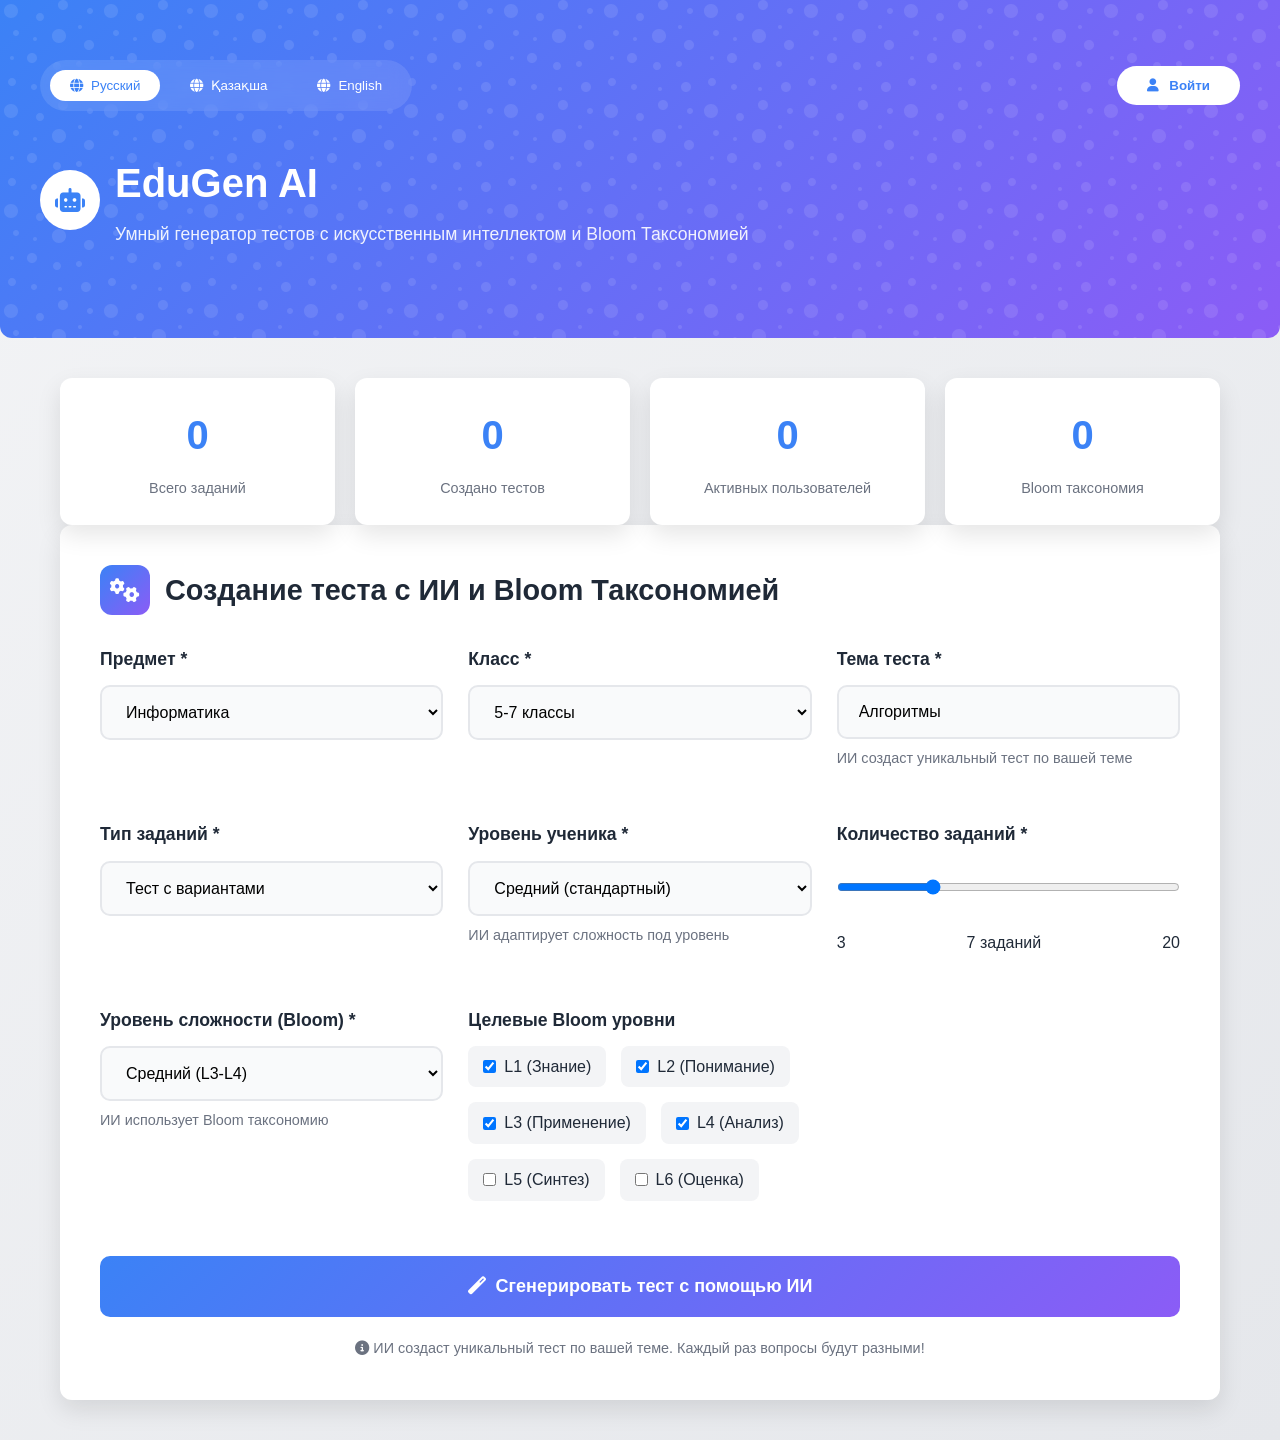
<file: index.html>
<!DOCTYPE html>
<html lang="ru">
<head>
    <meta charset="UTF-8">
    <meta name="viewport" content="width=device-width, initial-scale=1.0">
    <title>EduGen AI | Умный генератор тестов с ИИ</title>
    <link rel="stylesheet" href="https://cdnjs.cloudflare.com/ajax/libs/font-awesome/6.4.0/css/all.min.css">
    <style>
        /* === ОСНОВНЫЕ СТИЛИ === */
        :root {
            --primary: #3b82f6;
            --primary-dark: #2563eb;
            --secondary: #8b5cf6;
            --success: #10b981;
            --danger: #ef4444;
            --warning: #f59e0b;
            --dark: #1f2937;
            --light: #f9fafb;
            --gray: #6b7280;
            --radius: 12px;
            --shadow: 0 10px 25px rgba(0,0,0,0.1);
            --transition: all 0.3s ease;
        }

        * {
            margin: 0;
            padding: 0;
            box-sizing: border-box;
        }

        body {
            font-family: 'Inter', -apple-system, BlinkMacSystemFont, sans-serif;
            background: linear-gradient(135deg, #f3f4f6 0%, #e5e7eb 100%);
            min-height: 100vh;
            color: var(--dark);
            line-height: 1.6;
        }

        /* === HEADER === */
        .header {
            background: linear-gradient(135deg, var(--primary), var(--secondary));
            color: white;
            padding: 60px 40px;
            border-radius: 0 0 var(--radius) var(--radius);
            position: relative;
            overflow: hidden;
        }

        .header::before {
            content: '';
            position: absolute;
            top: 0;
            left: 0;
            right: 0;
            bottom: 0;
            background: url("data:image/svg+xml,%3Csvg width='100' height='100' viewBox='0 0 100 100' xmlns='http://www.w3.org/2000/svg'%3E%3Cpath d='M11 18c3.866 0 7-3.134 7-7s-3.134-7-7-7-7 3.134-7 7 3.134 7 7 7zm48 25c3.866 0 7-3.134 7-7s-3.134-7-7-7-7 3.134-7 7 3.134 7 7 7zm-43-7c1.657 0 3-1.343 3-3s-1.343-3-3-3-3 1.343-3 3 1.343 3 3 3zm63 31c1.657 0 3-1.343 3-3s-1.343-3-3-3-3 1.343-3 3 1.343 3 3 3zM34 90c1.657 0 3-1.343 3-3s-1.343-3-3-3-3 1.343-3 3 1.343 3 3 3zm56-76c1.657 0 3-1.343 3-3s-1.343-3-3-3-3 1.343-3 3 1.343 3 3 3zM12 86c2.21 0 4-1.79 4-4s-1.79-4-4-4-4 1.79-4 4 1.79 4 4 4zm28-65c2.21 0 4-1.79 4-4s-1.79-4-4-4-4 1.79-4 4 1.79 4 4 4zm23-11c2.76 0 5-2.24 5-5s-2.24-5-5-5-5 2.24-5 5 2.24 5 5 5zm-6 60c2.21 0 4-1.79 4-4s-1.79-4-4-4-4 1.79-4 4 1.79 4 4 4zm29 22c2.76 0 5-2.24 5-5s-2.24-5-5-5-5 2.24-5 5 2.24 5 5 5zM32 63c2.76 0 5-2.24 5-5s-2.24-5-5-5-5 2.24-5 5 2.24 5 5 5zm57-13c2.76 0 5-2.24 5-5s-2.24-5-5-5-5 2.24-5 5 2.24 5 5 5zm-9-21c1.105 0 2-.895 2-2s-.895-2-2-2-2 .895-2 2 .895 2 2 2zM60 91c1.105 0 2-.895 2-2s-.895-2-2-2-2 .895-2 2 .895 2 2 2zM35 41c1.105 0 2-.895 2-2s-.895-2-2-2-2 .895-2 2 .895 2 2 2zM12 60c1.105 0 2-.895 2-2s-.895-2-2-2-2 .895-2 2 .895 2 2 2z' fill='%23ffffff' fill-opacity='0.1' fill-rule='evenodd'/%3E%3C/svg%3E");
        }

        .header-content {
            position: relative;
            z-index: 1;
            max-width: 1200px;
            margin: 0 auto;
        }

        .logo {
            display: flex;
            align-items: center;
            gap: 15px;
            margin-bottom: 30px;
        }

        .logo-icon {
            width: 60px;
            height: 60px;
            background: white;
            border-radius: 50%;
            display: flex;
            align-items: center;
            justify-content: center;
            font-size: 24px;
            color: var(--primary);
        }

        .logo-text h1 {
            font-size: 2.5rem;
            font-weight: 800;
            margin-bottom: 5px;
        }

        .logo-text p {
            opacity: 0.9;
            font-size: 1.1rem;
        }

        /* === TOP BAR === */
        .top-bar {
            display: flex;
            justify-content: space-between;
            align-items: center;
            margin-bottom: 40px;
            flex-wrap: wrap;
            gap: 20px;
        }

        .lang-switcher {
            display: flex;
            gap: 10px;
            background: rgba(255,255,255,0.1);
            padding: 10px;
            border-radius: 30px;
            backdrop-filter: blur(10px);
        }

        .lang-btn {
            background: transparent;
            border: none;
            color: white;
            padding: 8px 20px;
            border-radius: 20px;
            cursor: pointer;
            font-weight: 500;
            transition: var(--transition);
            display: flex;
            align-items: center;
            gap: 8px;
        }

        .lang-btn:hover {
            background: rgba(255,255,255,0.2);
        }

        .lang-btn.active {
            background: white;
            color: var(--primary);
        }

        .user-section {
            display: flex;
            align-items: center;
            gap: 15px;
        }

        .auth-btn {
            background: white;
            color: var(--primary);
            border: none;
            padding: 12px 30px;
            border-radius: 30px;
            font-weight: 600;
            cursor: pointer;
            transition: var(--transition);
            display: flex;
            align-items: center;
            gap: 10px;
        }

        .auth-btn:hover {
            transform: translateY(-2px);
            box-shadow: 0 10px 20px rgba(0,0,0,0.2);
        }

        .user-info {
            display: flex;
            align-items: center;
            gap: 15px;
            background: rgba(255,255,255,0.1);
            padding: 12px 25px;
            border-radius: 30px;
            backdrop-filter: blur(10px);
        }

        .user-avatar {
            width: 40px;
            height: 40px;
            background: white;
            border-radius: 50%;
            display: flex;
            align-items: center;
            justify-content: center;
            font-weight: 600;
            color: var(--primary);
        }

        /* === CONTAINER === */
        .container {
            max-width: 1200px;
            margin: 40px auto;
            padding: 0 20px;
        }

        /* === CARD === */
        .card {
            background: white;
            border-radius: var(--radius);
            padding: 40px;
            box-shadow: var(--shadow);
            margin-bottom: 30px;
            transition: var(--transition);
        }

        .card:hover {
            box-shadow: 0 20px 40px rgba(0,0,0,0.15);
        }

        .card-header {
            display: flex;
            align-items: center;
            gap: 15px;
            margin-bottom: 30px;
        }

        .card-icon {
            width: 50px;
            height: 50px;
            background: linear-gradient(135deg, var(--primary), var(--secondary));
            border-radius: 12px;
            display: flex;
            align-items: center;
            justify-content: center;
            color: white;
            font-size: 1.5rem;
        }

        .card-title {
            font-size: 1.8rem;
            font-weight: 700;
            color: var(--dark);
        }

        /* === FORM === */
        .form-grid {
            display: grid;
            grid-template-columns: repeat(auto-fit, minmax(300px, 1fr));
            gap: 25px;
            margin-top: 20px;
        }

        .form-group {
            margin-bottom: 25px;
        }

        .form-label {
            display: block;
            margin-bottom: 12px;
            font-weight: 600;
            color: var(--dark);
            font-size: 1.1rem;
        }

        .form-control {
            width: 100%;
            padding: 16px 20px;
            border: 2px solid #e5e7eb;
            border-radius: 10px;
            font-size: 16px;
            transition: var(--transition);
            background: var(--light);
        }

        .form-control:focus {
            outline: none;
            border-color: var(--primary);
            box-shadow: 0 0 0 4px rgba(59, 130, 246, 0.1);
            background: white;
        }

        .form-hint {
            display: block;
            margin-top: 8px;
            color: var(--gray);
            font-size: 0.9rem;
        }

        /* === BUTTONS === */
        .btn {
            padding: 16px 32px;
            border: none;
            border-radius: 10px;
            font-size: 16px;
            font-weight: 600;
            cursor: pointer;
            transition: var(--transition);
            display: inline-flex;
            align-items: center;
            justify-content: center;
            gap: 10px;
        }

        .btn-primary {
            background: linear-gradient(135deg, var(--primary), var(--secondary));
            color: white;
        }

        .btn-primary:hover {
            transform: translateY(-2px);
            box-shadow: 0 15px 30px rgba(59, 130, 246, 0.3);
        }

        .btn-lg {
            padding: 20px 40px;
            font-size: 18px;
        }

        .btn-block {
            width: 100%;
        }

        .btn:disabled {
            opacity: 0.7;
            cursor: not-allowed;
            transform: none !important;
        }

        .btn-secondary {
            background: var(--light);
            color: var(--dark);
            border: 2px solid #e5e7eb;
        }

        .btn-secondary:hover {
            border-color: var(--primary);
        }

        /* === TASKS === */
        .task-card {
            background: linear-gradient(135deg, #ffffff 0%, #f8fafc 100%);
            border-radius: 12px;
            padding: 25px;
            margin-bottom: 20px;
            border-left: 6px solid var(--primary);
            box-shadow: 0 5px 15px rgba(0,0,0,0.05);
            transition: var(--transition);
        }

        .task-card:hover {
            transform: translateX(5px);
            box-shadow: 0 10px 25px rgba(0,0,0,0.1);
        }

        .task-header {
            display: flex;
            justify-content: space-between;
            align-items: center;
            margin-bottom: 20px;
        }

        .task-number {
            font-size: 1.3rem;
            font-weight: 700;
            color: var(--primary);
        }

        .task-level {
            padding: 8px 20px;
            border-radius: 20px;
            font-size: 0.9rem;
            font-weight: 600;
        }

        .level-beginner { 
            background: #dbeafe; 
            color: #1e40af; 
        }
        
        .level-intermediate { 
            background: #fef3c7; 
            color: #92400e; 
        }
        
        .level-advanced { 
            background: #fee2e2; 
            color: #991b1b; 
        }

        .task-content {
            margin-bottom: 20px;
        }

        .task-question {
            font-size: 1.1rem;
            margin-bottom: 15px;
            line-height: 1.5;
        }

        .task-options {
            margin: 15px 0;
            padding-left: 20px;
        }

        .task-options li {
            margin-bottom: 10px;
            padding: 10px 15px;
            background: #f3f4f6;
            border-radius: 8px;
            border-left: 4px solid #9ca3af;
        }

        .task-options li.correct {
            background: #d1fae5;
            border-left-color: #10b981;
        }

        .task-descriptor {
            background: #eff6ff;
            padding: 15px;
            border-radius: 8px;
            margin: 15px 0;
            border-left: 4px solid var(--primary);
        }

        .task-criteria {
            background: #fef3c7;
            padding: 15px;
            border-radius: 8px;
            border-left: 4px solid var(--warning);
        }

        /* === EXPORT === */
        .export-grid {
            display: grid;
            grid-template-columns: repeat(auto-fit, minmax(200px, 1fr));
            gap: 20px;
            margin-top: 40px;
        }

        .export-card {
            background: white;
            border-radius: var(--radius);
            padding: 25px;
            text-align: center;
            cursor: pointer;
            transition: var(--transition);
            border: 2px solid transparent;
        }

        .export-card:hover {
            border-color: var(--primary);
            transform: translateY(-5px);
        }

        .export-icon {
            font-size: 2.5rem;
            margin-bottom: 15px;
        }

        .export-card:nth-child(1) .export-icon { 
            color: #ef4444; 
        }
        
        .export-card:nth-child(2) .export-icon { 
            color: #3b82f6; 
        }
        
        .export-card:nth-child(3) .export-icon { 
            color: #10b981; 
        }
        
        .export-card:nth-child(4) .export-icon { 
            color: #f59e0b; 
        }

        /* === PROGRESS === */
        .progress-bar {
            width: 100%;
            height: 6px;
            background: #e5e7eb;
            border-radius: 3px;
            margin: 20px 0;
            overflow: hidden;
            display: none;
        }

        .progress-fill {
            height: 100%;
            background: linear-gradient(90deg, var(--primary), var(--secondary));
            width: 0%;
            transition: width 0.3s ease;
        }

        /* === STATS === */
        .stats-grid {
            display: grid;
            grid-template-columns: repeat(auto-fit, minmax(200px, 1fr));
            gap: 20px;
            margin-top: 30px;
        }

        .stat-card {
            background: white;
            border-radius: var(--radius);
            padding: 25px;
            text-align: center;
            box-shadow: var(--shadow);
        }

        .stat-number {
            font-size: 2.5rem;
            font-weight: 700;
            color: var(--primary);
            margin-bottom: 10px;
        }

        .stat-label {
            color: var(--gray);
            font-size: 0.9rem;
        }

        /* Bloom цветные индикаторы */
        .bloom-badge {
            display: inline-block;
            padding: 4px 12px;
            border-radius: 20px;
            font-size: 12px;
            font-weight: 600;
            margin-left: 10px;
        }

        .bloom-L1 { background: #3b82f6; color: white; }
        .bloom-L2 { background: #10b981; color: white; }
        .bloom-L3 { background: #f59e0b; color: white; }
        .bloom-L4 { background: #8b5cf6; color: white; }
        .bloom-L5 { background: #ef4444; color: white; }
        .bloom-L6 { background: #ec4899; color: white; }

        /* === АНИМАЦИИ === */
        @keyframes fadeIn {
            from { opacity: 0; }
            to { opacity: 1; }
        }

        @keyframes slideUp {
            from { opacity: 0; transform: translateY(20px); }
            to { opacity: 1; transform: translateY(0); }
        }

        @keyframes spin {
            to { transform: rotate(360deg); }
        }

        .loader {
            display: inline-block;
            width: 20px;
            height: 20px;
            border: 3px solid rgba(255,255,255,.3);
            border-radius: 50%;
            border-top-color: white;
            animation: spin 1s ease-in-out infinite;
        }

        /* === АДАПТИВНОСТЬ === */
        @media (max-width: 768px) {
            .header { 
                padding: 40px 20px; 
            }
            
            .logo-text h1 { 
                font-size: 2rem; 
            }
            
            .card { 
                padding: 25px; 
            }
            
            .form-grid { 
                grid-template-columns: 1fr; 
            }
            
            .top-bar { 
                flex-direction: column; 
                align-items: flex-start; 
            }
            
            .export-grid { 
                grid-template-columns: 1fr; 
            }
        }

        /* === УТИЛИТЫ === */
        .hidden { 
            display: none !important; 
        }
        
        .text-center { 
            text-align: center; 
        }
        
        .mb-20 { 
            margin-bottom: 20px; 
        }
        
        .mt-20 { 
            margin-top: 20px; 
        }
        
        .mb-30 { 
            margin-bottom: 30px; 
        }
        
        .mt-30 { 
            margin-top: 30px; 
        }

        /* Bloom чекбоксы */
        .bloom-checkbox-group {
            display: flex;
            flex-wrap: wrap;
            gap: 15px;
            margin-top: 10px;
        }
        
        .bloom-checkbox-item {
            display: flex;
            align-items: center;
            gap: 8px;
            padding: 8px 15px;
            background: #f3f4f6;
            border-radius: 8px;
            cursor: pointer;
        }
        
        .bloom-checkbox-item input[type="checkbox"] {
            cursor: pointer;
        }
        
        .bloom-checkbox-item:hover {
            background: #e5e7eb;
        }
    </style>
</head>
<body>
    <!-- HEADER -->
    <div class="header">
        <div class="header-content">
            <!-- TOP BAR -->
            <div class="top-bar">
                <div class="lang-switcher">
                    <button class="lang-btn active" onclick="setLanguage('ru')">
                        <i class="fas fa-globe"></i> Русский
                    </button>
                    <button class="lang-btn" onclick="setLanguage('kk')">
                        <i class="fas fa-globe"></i> Қазақша
                    </button>
                    <button class="lang-btn" onclick="setLanguage('en')">
                        <i class="fas fa-globe"></i> English
                    </button>
                </div>

                <div class="user-section">
                    <div class="user-info hidden" id="userInfo">
                        <div class="user-avatar" id="userAvatar">У</div>
                        <div>
                            <div id="userName">Пользователь</div>
                            <small id="userEmail">user@example.com</small>
                        </div>
                        <button onclick="logout()" style="background: none; border: none; cursor: pointer; color: white;">
                            <i class="fas fa-sign-out-alt"></i>
                        </button>
                    </div>
                    <button class="auth-btn" onclick="showAuth()" id="authButton">
                        <i class="fas fa-user"></i> Войти
                    </button>
                    <button class="auth-btn bank-btn" onclick="showTaskBank()" style="margin-left: 10px; display: none;">
                        <i class="fas fa-database"></i> Банк заданий
                    </button>
                </div>
            </div>

            <!-- LOGO -->
            <div class="logo">
                <div class="logo-icon">
                    <i class="fas fa-robot"></i>
                </div>
                <div class="logo-text">
                    <h1>EduGen AI</h1>
                    <p>Умный генератор тестов с искусственным интеллектом и Bloom Таксономией</p>
                </div>
            </div>
        </div>
    </div>

    <!-- MAIN CONTENT -->
    <div class="container">
        <!-- STATISTICS -->
        <div class="stats-grid">
            <div class="stat-card">
                <div class="stat-number" id="totalTasks">0</div>
                <div class="stat-label">Всего заданий</div>
            </div>
            <div class="stat-card">
                <div class="stat-number" id="totalTests">0</div>
                <div class="stat-label">Создано тестов</div>
            </div>
            <div class="stat-card">
                <div class="stat-number" id="activeUsers">1</div>
                <div class="stat-label">Активных пользователей</div>
            </div>
            <div class="stat-card">
                <div class="stat-number" id="bloomTasks">100%</div>
                <div class="stat-label">Bloom таксономия</div>
            </div>
        </div>

        <!-- GENERATION CARD -->
        <div class="card">
            <div class="card-header">
                <div class="card-icon">
                    <i class="fas fa-cogs"></i>
                </div>
                <h2 class="card-title">Создание теста с ИИ и Bloom Таксономией</h2>
            </div>

            <!-- PROGRESS BAR -->
            <div class="progress-bar" id="progressBar">
                <div class="progress-fill" id="progressFill"></div>
            </div>

            <!-- FORM -->
            <div class="form-grid">
                <div class="form-group">
                    <label class="form-label">Предмет *</label>
                    <select class="form-control" id="subject">
                        <option value="mathematics">Математика</option>
                        <option value="physics">Физика</option>
                        <option value="informatics" selected>Информатика</option>
                        <option value="biology">Биология</option>
                        <option value="chemistry">Химия</option>
                        <option value="history">История</option>
                        <option value="kazakh">Казахский язык</option>
                        <option value="russian">Русский язык</option>
                        <option value="english">Английский язык</option>
                        <option value="geography">География</option>
                        <option value="literature">Литература</option>
                        <option value="art">Искусство</option>
                        <option value="music">Музыка</option>
                        <option value="economics">Экономика</option>
                        <option value="law">Право</option>
                    </select>
                </div>

                <div class="form-group">
                    <label class="form-label">Класс *</label>
                    <select class="form-control" id="grade">
                        <option value="1-4">1-4 классы</option>
                        <option value="5-7" selected>5-7 классы</option>
                        <option value="8-9">8-9 классы</option>
                        <option value="10-11">10-11 классы</option>
                        <option value="university">ВУЗ</option>
                    </select>
                </div>

                <div class="form-group">
                    <label class="form-label">Тема теста *</label>
                    <input type="text" class="form-control" id="topic" 
                           placeholder="Например: Алгоритмы, Фотосинтез, Вторая мировая война..." 
                           value="Алгоритмы">
                    <span class="form-hint">ИИ создаст уникальный тест по вашей теме</span>
                </div>

                <div class="form-group">
                    <label class="form-label">Тип заданий *</label>
                    <select class="form-control" id="taskType">
                        <option value="test" selected>Тест с вариантами</option>
                        <option value="open">Открытые вопросы</option>
                        <option value="mixed">Смешанный тест</option>
                    </select>
                </div>

                <div class="form-group">
                    <label class="form-label">Уровень ученика *</label>
                    <select class="form-control" id="studentLevel">
                        <option value="all">Все уровни (стандартный)</option>
                        <option value="weak">Слабый (упрощенный)</option>
                        <option value="average" selected>Средний (стандартный)</option>
                        <option value="strong">Сильный (углубленный)</option>
                        <option value="gifted">Одаренный (продвинутый)</option>
                    </select>
                    <span class="form-hint">ИИ адаптирует сложность под уровень</span>
                </div>

                <div class="form-group">
                    <label class="form-label">Количество заданий *</label>
                    <input type="range" class="form-control" id="taskCount" min="3" max="20" value="7">
                    <div style="display: flex; justify-content: space-between; margin-top: 10px;">
                        <span>3</span>
                        <span id="countDisplay">7 заданий</span>
                        <span>20</span>
                    </div>
                </div>

                <div class="form-group">
                    <label class="form-label">Уровень сложности (Bloom) *</label>
                    <select class="form-control" id="difficulty">
                        <option value="beginner">Начальный (L1-L2)</option>
                        <option value="intermediate" selected>Средний (L3-L4)</option>
                        <option value="advanced">Продвинутый (L5-L6)</option>
                    </select>
                    <span class="form-hint">ИИ использует Bloom таксономию</span>
                </div>
                
                <div class="form-group">
                    <label class="form-label">Целевые Bloom уровни</label>
                    <div class="bloom-checkbox-group">
                        <label class="bloom-checkbox-item">
                            <input type="checkbox" class="bloom-checkbox" value="L1" checked> L1 (Знание)
                        </label>
                        <label class="bloom-checkbox-item">
                            <input type="checkbox" class="bloom-checkbox" value="L2" checked> L2 (Понимание)
                        </label>
                        <label class="bloom-checkbox-item">
                            <input type="checkbox" class="bloom-checkbox" value="L3" checked> L3 (Применение)
                        </label>
                        <label class="bloom-checkbox-item">
                            <input type="checkbox" class="bloom-checkbox" value="L4" checked> L4 (Анализ)
                        </label>
                        <label class="bloom-checkbox-item">
                            <input type="checkbox" class="bloom-checkbox" value="L5"> L5 (Синтез)
                        </label>
                        <label class="bloom-checkbox-item">
                            <input type="checkbox" class="bloom-checkbox" value="L6"> L6 (Оценка)
                        </label>
                    </div>
                </div>
            </div>

            <!-- GENERATE BUTTON -->
            <button class="btn btn-primary btn-lg btn-block mt-30" id="generateBtn" onclick="generateTasks()">
                <i class="fas fa-magic"></i>
                <span id="generateText">Сгенерировать тест с помощью ИИ</span>
            </button>

            <div class="text-center mt-20" style="color: var(--gray); font-size: 0.9rem;">
                <i class="fas fa-info-circle"></i> ИИ создаст уникальный тест по вашей теме. 
                Каждый раз вопросы будут разными!
            </div>
        </div>

        <!-- RESULTS CARD -->
        <div class="card hidden" id="resultsCard">
            <div class="card-header">
                <div class="card-icon">
                    <i class="fas fa-chart-bar"></i>
                </div>
                <h2 class="card-title">Сгенерированный тест</h2>
            </div>

            <!-- TASK INFO -->
            <div class="mb-30" style="background: #f3f4f6; padding: 20px; border-radius: 10px;">
                <div style="display: flex; gap: 30px; flex-wrap: wrap;">
                    <div><strong>Тема:</strong> <span id="currentTopic"></span></div>
                    <div><strong>Предмет:</strong> <span id="currentSubject"></span></div>
                    <div><strong>Класс:</strong> <span id="currentGrade"></span></div>
                    <div><strong>Заданий:</strong> <span id="tasksCount">0</span></div>
                    <div><strong>Bloom уровни:</strong> <span id="bloomInfo">L1-L4</span></div>
                    <div><strong>Генерация:</strong> <span id="aiStatus">ИИ</span></div>
                </div>
            </div>

            <!-- Bloom Distribution -->
            <div id="bloomDistribution" class="hidden">
                <h3><i class="fas fa-chart-pie"></i> Распределение по Bloom Таксономии</h3>
                <div id="bloomChart" style="height: 200px; margin: 20px 0; background: #f8fafc; border-radius: 10px; padding: 20px;">
                    <!-- Chart will be generated here -->
                </div>
            </div>

            <!-- TASKS CONTAINER -->
            <div id="tasksContainer"></div>

            <!-- EXPORT -->
            <h3 class="mb-20 mt-30">Экспорт теста</h3>
            <div class="export-grid">
                <div class="export-card" onclick="exportToPDF()">
                    <div class="export-icon"><i class="fas fa-file-pdf"></i></div>
                    <h4>PDF документ</h4>
                    <p>Скачать тест с ответами</p>
                </div>

                <div class="export-card" onclick="exportToWord()">
                    <div class="export-icon"><i class="fas fa-file-word"></i></div>
                    <h4>Word документ</h4>
                    <p>Редактируемый формат</p>
                </div>

                <div class="export-card" onclick="exportToHTML()">
                    <div class="export-icon"><i class="fas fa-code"></i></div>
                    <h4>HTML страница</h4>
                    <p>Онлайн версия теста</p>
                </div>

                <div class="export-card" onclick="saveToBank()">
                    <div class="export-icon"><i class="fas fa-save"></i></div>
                    <h4>Сохранить в банк</h4>
                    <p>Для повторного использования</p>
                </div>
            </div>
        </div>
    </div>

    <!-- SCRIPT -->
    <script>
        // ========== ГЛОБАЛЬНЫЕ ПЕРЕМЕННЫЕ ==========
        let currentUser = null;
        let currentLanguage = 'ru';
        let currentTasks = [];
        let taskBank = [];
        let bloomDistribution = {};

        // ========== ИНИЦИАЛИЗАЦИЯ ==========
        document.addEventListener('DOMContentLoaded', function() {
            console.log('🚀 EduGen AI запущен');
            initializeApp();
        });

        function initializeApp() {
            // Проверка аутентификации
            const savedUser = localStorage.getItem('edugen_user');
            if (savedUser) {
                currentUser = JSON.parse(savedUser);
                updateUserUI();
                document.querySelector('.bank-btn').style.display = 'block';
            }

            // Настройка слайдера
            const slider = document.getElementById('taskCount');
            const display = document.getElementById('countDisplay');
            slider.addEventListener('input', function() {
                const count = parseInt(this.value);
                display.textContent = count + ' ' + getTaskWord(count);
            });

            // Загрузка статистики
            loadStatistics();
        }

        function getTaskWord(count) {
            if (count % 10 === 1 && count % 100 !== 11) return 'задание';
            if (count % 10 >= 2 && count % 10 <= 4 && (count % 100 < 10 || count % 100 >= 20)) return 'задания';
            return 'заданий';
        }

        // ========== ГЕНЕРАЦИЯ ТЕСТОВ С ИИ ==========
        async function generateTasks() {
            const topic = document.getElementById('topic').value.trim();
            const subject = document.getElementById('subject').value;
            const grade = document.getElementById('grade').value;
            const taskType = document.getElementById('taskType').value;
            const difficulty = document.getElementById('difficulty').value;
            const studentLevel = document.getElementById('studentLevel').value;
            const taskCount = parseInt(document.getElementById('taskCount').value);
            
            if (!topic) {
                alert('Введите тему теста!');
                return;
            }
            
            // Показываем прогресс
            const progressBar = document.getElementById('progressBar');
            const progressFill = document.getElementById('progressFill');
            const generateBtn = document.getElementById('generateBtn');
            const generateText = document.getElementById('generateText');
            
            progressBar.style.display = 'block';
            generateBtn.disabled = true;
            generateText.innerHTML = '<i class="fas fa-spinner fa-spin"></i> ИИ генерирует тест...';
            
            // Обновляем UI
            document.getElementById('currentTopic').textContent = topic;
            document.getElementById('currentSubject').textContent = 
                document.getElementById('subject').options[document.getElementById('subject').selectedIndex].text;
            document.getElementById('currentGrade').textContent = grade;
            document.getElementById('studentLevelInfo').textContent = 
                document.getElementById('studentLevel').options[document.getElementById('studentLevel').selectedIndex].text;
            
            try {
                updateProgress(20);
                
                // Отправляем запрос к ИИ
                console.log(`🔄 Запуск ИИ генерации: ${topic}, предмет: ${subject}`);
                const aiSuccess = await generateWithAI();
                
                if (aiSuccess) {
                    updateProgress(80);
                    
                    // Применяем дифференциацию если выбрана
                    if (studentLevel !== 'all') {
                        currentTasks = applyDifferentiation(currentTasks, studentLevel);
                    }
                    
                    // Сохраняем в банк
                    await saveToBank(topic, subject);
                    
                    // Отображаем задачи
                    displayTasks(currentTasks);
                    
                    // Показываем статистику Bloom
                    showBloomDistributionChart();
                    
                    // Показываем карточку результатов
                    document.getElementById('resultsCard').classList.remove('hidden');
                    document.getElementById('aiStatus').textContent = 'ИИ (OpenAI)';
                    
                    updateProgress(100);
                    
                    alert('✅ ИИ успешно сгенерировал тест!');
                    
                } else {
                    // ИИ не сработал, используем локальную генерацию
                    console.log('⚠️ ИИ недоступен, использую локальную генерацию');
                    currentTasks = generateLocalTasksWithBloom(topic, subject, grade, taskType, difficulty, taskCount);
                    
                    // Применяем дифференциацию
                    if (studentLevel !== 'all') {
                        currentTasks = applyDifferentiation(currentTasks, studentLevel);
                    }
                    
                    // Отображаем задачи
                    displayTasks(currentTasks);
                    
                    // Показываем статистику Bloom
                    showBloomDistributionChart();
                    
                    // Показываем карточку результатов
                    document.getElementById('resultsCard').classList.remove('hidden');
                    document.getElementById('aiStatus').textContent = 'Локальная генерация';
                    
                    // Сохраняем локально
                    saveToLocalBank(topic, subject);
                    
                    updateProgress(100);
                    
                    alert('✅ Тест сгенерирован локально (ИИ недоступен)');
                }
                
            } catch (error) {
                console.error('Ошибка генерации:', error);
                alert('❌ Ошибка при генерации теста: ' + error.message);
            } finally {
                // Восстанавливаем кнопку
                setTimeout(() => {
                    progressBar.style.display = 'none';
                    progressFill.style.width = '0%';
                    generateBtn.disabled = false;
                    generateText.innerHTML = '<i class="fas fa-magic"></i> Сгенерировать тест с помощью ИИ';
                }, 1000);
                
                // Обновляем статистику
                updateStatistics();
            }
        }

        // ========== ИИ ГЕНЕРАЦИЯ (OpenAI) ==========
        async function generateWithAI() {
            const topic = document.getElementById('topic').value.trim();
            const subject = document.getElementById('subject').value;
            const grade = document.getElementById('grade').value;
            const taskType = document.getElementById('taskType').value;
            const difficulty = document.getElementById('difficulty').value;
            const studentLevel = document.getElementById('studentLevel').value;
            const taskCount = parseInt(document.getElementById('taskCount').value);
            
            try {
                const response = await fetch('http://localhost:8000/api/generate_ai', {
                    method: 'POST',
                    headers: {
                        'Content-Type': 'application/json'
                    },
                    body: JSON.stringify({
                        topic: topic,
                        subject: subject,
                        grade: grade,
                        type: taskType,
                        difficulty: difficulty,
                        student_level: studentLevel,
                        count: taskCount
                    })
                });
                
                if (!response.ok) {
                    throw new Error(`Ошибка сервера: ${response.status}`);
                }
                
                const data = await response.json();
                
                if (data.success) {
                    currentTasks = data.tasks;
                    bloomDistribution = data.bloom_distribution || {};
                    
                    // Показываем информацию об ИИ
                    console.log(data.ai_used ? '✅ Сгенерировано с помощью ИИ' : '⚠️ Использована локальная генерация');
                    
                    return true;
                } else {
                    console.error('Ошибка генерации:', data.message || 'Неизвестная ошибка');
                    return false;
                }
                
            } catch (error) {
                console.error('ИИ генерация не удалась:', error);
                return false;
            }
        }

        // ========== ЛОКАЛЬНАЯ ГЕНЕРАЦИЯ (fallback) ==========
        function generateLocalTasksWithBloom(topic, subject, grade, taskType, difficulty, taskCount) {
            const tasks = [];
            
            // Определяем Bloom уровни
            let bloomLevels = [];
            if (difficulty === 'beginner') {
                bloomLevels = ['L1', 'L2'];
            } else if (difficulty === 'advanced') {
                bloomLevels = ['L4', 'L5', 'L6'];
            } else {
                bloomLevels = ['L2', 'L3', 'L4'];
            }
            
            // Проверяем выбранные Bloom уровни
            const selectedBloomLevels = getSelectedBloomLevels();
            if (selectedBloomLevels.length > 0) {
                bloomLevels = selectedBloomLevels;
            }
            
            // Генерируем задачи
            for (let i = 0; i < taskCount; i++) {
                // Случайный уровень Bloom
                const bloomLevel = bloomLevels[Math.floor(Math.random() * bloomLevels.length)];
                
                // Случайная позиция правильного ответа (A, B, C, D)
                const correctLetter = String.fromCharCode(65 + Math.floor(Math.random() * 4)); // A, B, C, D
                const correctIndex = correctLetter.charCodeAt(0) - 65;
                
                // Генерируем вопрос
                const question = generateQuestion(topic, bloomLevel, i);
                
                // Генерируем варианты ответов
                const options = generateOptions(topic, bloomLevel, correctIndex);
                
                // Создаем дескриптор и критерии
                const descriptor = generateDescriptor(bloomLevel, topic, subject);
                const criteria = generateCriteria(bloomLevel);
                const bloomName = getBloomLevelName(bloomLevel);
                
                // Создаем задачу
                const task = {
                    id: i + 1,
                    question: question,
                    type: taskType,
                    options: options,
                    correctAnswer: correctLetter,
                    correctAnswerText: options[correctIndex],
                    explanation: generateExplanation(topic, bloomLevel),
                    descriptor: descriptor,
                    criteria: criteria,
                    level: bloomName,
                    bloom_level: bloomLevel,
                    subject: subject,
                    topic: topic
                };
                
                tasks.push(task);
            }
            
            return tasks;
        }

        function generateQuestion(topic, bloomLevel, index) {
            const questionsByLevel = {
                'L1': [
                    `Что такое "${topic}"?`,
                    `Дайте определение "${topic}"`,
                    `Назовите основные характеристики "${topic}"`
                ],
                'L2': [
                    `Объясните принцип работы "${topic}"`,
                    `В чем отличие "${topic}" от других понятий?`,
                    `Как можно охарактеризовать "${topic}"?`
                ],
                'L3': [
                    `Приведите пример использования "${topic}"`,
                    `Как применить "${topic}" на практике?`,
                    `Решите задачу с использованием "${topic}"`
                ],
                'L4': [
                    `Проанализируйте преимущества и недостатки "${topic}"`,
                    `Сравните "${topic}" с аналогичными подходами`,
                    `Выявите взаимосвязи в системе "${topic}"`
                ],
                'L5': [
                    `Предложите улучшение для "${topic}"`,
                    `Создайте новый подход на основе "${topic}"`,
                    `Спроектируйте систему с использованием "${topic}"`
                ],
                'L6': [
                    `Оцените эффективность "${topic}"`,
                    `Критически проанализируйте "${topic}"`,
                    `Аргументируйте важность изучения "${topic}"`
                ]
            };
            
            const questions = questionsByLevel[bloomLevel] || questionsByLevel['L3'];
            return questions[index % questions.length];
        }

        function generateOptions(topic, bloomLevel, correctIndex) {
            const letters = ['а', 'б', 'в', 'г'];
            const options = [];
            
            // Правильные ответы для разных уровней Bloom
            const correctAnswers = {
                'L1': `Точное определение "${topic}"`,
                'L2': `Правильное объяснение "${topic}"`,
                'L3': `Верное применение "${topic}"`,
                'L4': `Аналитический вывод о "${topic}"`,
                'L5': `Творческое решение с "${topic}"`,
                'L6': `Критическая оценка "${topic}"`
            };
            
            // Неправильные варианты
            const wrongOptions = [
                `Неправильное понимание "${topic}"`,
                `Частично верное, но неполное утверждение`,
                `Ответ на другую тему`,
                `Техническая ошибка в формулировке`,
                `Устаревший подход к "${topic}"`,
                `Слишком упрощенное объяснение`,
                `Сложное для понимания определение`,
                `Популярное заблуждение о "${topic}"`
            ];
            
            // Создаем все варианты
            for (let i = 0; i < 4; i++) {
                if (i === correctIndex) {
                    options.push(`${letters[i]}) ${correctAnswers[bloomLevel] || `Правильный ответ о "${topic}"`}`);
                } else {
                    const wrongIndex = (i * 2) % wrongOptions.length;
                    options.push(`${letters[i]}) ${wrongOptions[wrongIndex]}`);
                }
            }
            
            return options;
        }

        function generateDescriptor(bloomLevel, topic, subject) {
            const descriptors = {
                'L1': `Ученик знает и определяет основные понятия "${topic}" по предмету ${subject}`,
                'L2': `Ученик понимает и объясняет принципы "${topic}" по предмету ${subject}`,
                'L3': `Ученик применяет знания "${topic}" для решения задач по ${subject}`,
                'L4': `Ученик анализирует и сравнивает аспекты "${topic}" по предмету ${subject}`,
                'L5': `Ученик создает и синтезирует идеи на основе "${topic}" в ${subject}`,
                'L6': `Ученик оценивает и аргументирует значимость "${topic}" в ${subject}`
            };
            return descriptors[bloomLevel] || `Ученик демонстрирует знания по теме "${topic}"`;
        }

        function generateCriteria(bloomLevel) {
            const criteria = {
                'L1': '1 балл за каждый правильный термин',
                'L2': '2 балла за полное объяснение',
                'L3': '3 балла за верное применение',
                'L4': '4 балла за глубокий анализ',
                'L5': '5 баллов за творческий подход',
                'L6': '6 баллов за аргументированную оценку'
            };
            return criteria[bloomLevel] || 'Критерии оценивания';
        }

        function generateExplanation(topic, bloomLevel) {
            const explanations = {
                'L1': `Это базовое определение темы "${topic}"`,
                'L2': `Объяснение демонстрирует понимание "${topic}"`,
                'L3': `Правильное применение знаний о "${topic}"`,
                'L4': `Анализ показывает глубокое понимание "${topic}"`,
                'L5': `Творческий подход к использованию "${topic}"`,
                'L6': `Критическая оценка значимости "${topic}"`
            };
            return explanations[bloomLevel] || `Правильный ответ по теме "${topic}"`;
        }

        function getBloomLevelName(level) {
            const names = {
                'L1': 'Знание',
                'L2': 'Понимание',
                'L3': 'Применение',
                'L4': 'Анализ',
                'L5': 'Синтез',
                'L6': 'Оценка'
            };
            return names[level] || 'Средний уровень';
        }

        function getSelectedBloomLevels() {
            const checkboxes = document.querySelectorAll('.bloom-checkbox:checked');
            return Array.from(checkboxes).map(cb => cb.value);
        }

        // ========== ОТОБРАЖЕНИЕ ЗАДАЧ ==========
        function displayTasks(tasks) {
            const container = document.getElementById('tasksContainer');
            container.innerHTML = '';
            
            document.getElementById('tasksCount').textContent = tasks.length;
            
            // Считаем распределение Bloom
            bloomDistribution = {};
            tasks.forEach(task => {
                const level = task.bloom_level || 'L3';
                bloomDistribution[level] = (bloomDistribution[level] || 0) + 1;
            });
            
            // Показываем Bloom уровни
            const bloomLevelsText = Object.keys(bloomDistribution).sort().join(', ');
            document.getElementById('bloomInfo').textContent = bloomLevelsText;
            
            // Отображаем задачи
            tasks.forEach((task, index) => {
                const taskElement = createTaskElement(task, index + 1);
                container.appendChild(taskElement);
            });
            
            // Прокрутка к результатам
            setTimeout(() => {
                document.getElementById('resultsCard').scrollIntoView({ behavior: 'smooth', block: 'start' });
            }, 100);
        }

        function createTaskElement(task, number) {
            const div = document.createElement('div');
            div.className = 'task-card';
            
            let levelClass = 'level-intermediate';
            if (task.bloom_level === 'L1' || task.bloom_level === 'L2') levelClass = 'level-beginner';
            if (task.bloom_level === 'L5' || task.bloom_level === 'L6') levelClass = 'level-advanced';
            
            let content = `
                <div class="task-header">
                    <div class="task-number">
                        #${number} 
                        <span class="bloom-badge bloom-${task.bloom_level || 'L3'}">
                            ${task.bloom_level || 'L3'}
                        </span>
                    </div>
                    <div class="task-level ${levelClass}">
                        <i class="fas fa-chart-line"></i> ${task.level || 'Средний уровень'}
                    </div>
                </div>
                
                <div class="task-content">
                    <div class="task-question"><strong>${task.question}</strong></div>
            `;
            
            if (task.options && task.options.length > 0) {
                // Определяем правильный ответ
                const correctIndex = task.correctAnswer.charCodeAt(0) - 65; // A=0, B=1, C=2, D=3
                
                content += `
                    <p style="font-weight: 600; margin: 15px 0 10px 0;">Варианты ответов:</p>
                    <ol class="task-options" style="list-style-type: none; padding-left: 0;">
                        ${task.options.map((opt, i) => {
                            const isCorrect = i === correctIndex;
                            const englishLetters = ['A', 'B', 'C', 'D'];
                            return `
                                <li style="margin-bottom: 10px; padding: 10px 15px; background: ${isCorrect ? '#d1fae5' : '#f3f4f6'}; 
                                     border-radius: 8px; border-left: 4px solid ${isCorrect ? '#10b981' : '#9ca3af'};">
                                    <strong>${englishLetters[i]})</strong> ${opt}
                                    ${isCorrect ? ' <span style="color: var(--success);">✓</span>' : ''}
                                </li>
                            `;
                        }).join('')}
                    </ol>
                    <p style="color: var(--success); font-weight: 600; margin-top: 15px;">
                        <i class="fas fa-check-circle"></i> Правильный ответ: ${task.correctAnswer}
                    </p>
                `;
            }
            
            content += `
                    <div class="task-descriptor">
                        <strong>🎯 Дескриптор (Bloom ${task.bloom_level || 'L3'}):</strong> ${task.descriptor}
                    </div>
                    
                    <div class="task-criteria">
                        <strong>📊 Критерии оценки:</strong> ${task.criteria}
                    </div>
                    
                    ${task.explanation ? `
                        <div style="background: #f3f4f6; padding: 15px; border-radius: 8px; margin-top: 15px;">
                            <strong>💡 Объяснение:</strong> ${task.explanation}
                        </div>
                    ` : ''}
                </div>
            `;
            
            div.innerHTML = content;
            return div;
        }

        // ========== DIFFERENTIATION ==========
        function applyDifferentiation(tasks, level) {
            if (level === 'all' || level === 'average') return tasks;
            
            return tasks.map(task => {
                const modifiedTask = {...task};
                
                switch(level) {
                    case 'weak':
                        modifiedTask.question = `[Упрощенный] ${task.question}`;
                        modifiedTask.criteria = "1 балл за правильный ответ";
                        modifiedTask.descriptor = modifiedTask.descriptor.replace(/Ученик/, 'Ученик (базовый уровень):');
                        break;
                        
                    case 'strong':
                        modifiedTask.question = `[Углубленный] ${task.question}`;
                        modifiedTask.criteria = "3 балла за развернутый ответ";
                        modifiedTask.descriptor = modifiedTask.descriptor.replace(/Ученик/, 'Ученик (продвинутый уровень):');
                        break;
                        
                    case 'gifted':
                        modifiedTask.question = `[Экспертный] ${task.question}`;
                        modifiedTask.criteria = "5 баллов за творческое решение";
                        modifiedTask.descriptor = modifiedTask.descriptor.replace(/Ученик/, 'Ученик (экспертный уровень):');
                        break;
                }
                
                return modifiedTask;
            });
        }

        // ========== BLOOM DISTRIBUTION CHART ==========
        function showBloomDistributionChart() {
            const chartContainer = document.getElementById('bloomChart');
            const distributionContainer = document.getElementById('bloomDistribution');
            
            if (Object.keys(bloomDistribution).length === 0) {
                distributionContainer.classList.add('hidden');
                return;
            }
            
            distributionContainer.classList.remove('hidden');
            
            const total = currentTasks.length;
            const bloomOrder = ['L1', 'L2', 'L3', 'L4', 'L5', 'L6'];
            
            let chartHTML = '<div style="display: flex; align-items: flex-end; height: 150px; gap: 20px; justify-content: center;">';
            
            bloomOrder.forEach(level => {
                const count = bloomDistribution[level] || 0;
                const percent = total > 0 ? Math.round((count / total) * 100) : 0;
                const height = percent * 1.5;
                
                if (count > 0) {
                    chartHTML += `
                        <div style="display: flex; flex-direction: column; align-items: center;">
                            <div style="width: 40px; height: ${height}px; background: ${getBloomColor(level)}; 
                                      border-radius: 8px 8px 0 0; margin-bottom: 10px;">
                            </div>
                            <div style="font-weight: 600; color: ${getBloomColor(level)};">${level}</div>
                            <div style="font-size: 12px; color: var(--gray);">${count} (${percent}%)</div>
                        </div>
                    `;
                }
            });
            
            chartHTML += '</div>';
            
            chartHTML += `
                <div style="display: flex; flex-wrap: wrap; gap: 15px; margin-top: 20px; justify-content: center;">
                    ${bloomOrder.map(level => `
                        <div style="display: flex; align-items: center; gap: 5px;">
                            <div style="width: 12px; height: 12px; background: ${getBloomColor(level)}; border-radius: 2px;"></div>
                            <span style="font-size: 12px;">${level}: ${getBloomLevelName(level)}</span>
                        </div>
                    `).join('')}
                </div>
            `;
            
            chartContainer.innerHTML = chartHTML;
        }

        function getBloomColor(level) {
            const colors = {
                'L1': '#3b82f6',
                'L2': '#10b981',
                'L3': '#f59e0b',
                'L4': '#8b5cf6',
                'L5': '#ef4444',
                'L6': '#ec4899'
            };
            return colors[level] || '#6b7280';
        }

        // ========== ЭКСПОРТ ==========
        function exportToPDF() {
            if (currentTasks.length === 0) {
                alert('Сначала сгенерируйте тест!');
                return;
            }
            
            const topic = document.getElementById('currentTopic').textContent;
            const subject = document.getElementById('currentSubject').textContent;
            
            let content = `
                <html>
                <head>
                    <title>Тест: ${topic}</title>
                    <style>
                        body { font-family: Arial; padding: 20px; }
                        h1 { color: #3b82f6; }
                        .question { margin: 20px 0; padding: 15px; border: 1px solid #ddd; border-radius: 8px; }
                        .correct { background: #d1fae5; }
                    </style>
                </head>
                <body>
                    <h1>Тест: ${topic}</h1>
                    <p><strong>Предмет:</strong> ${subject}</p>
                    <p><strong>Дата:</strong> ${new Date().toLocaleDateString()}</p>
                    <hr>
                    
                    ${currentTasks.map((task, i) => `
                        <div class="question">
                            <h3>${i+1}. ${task.question}</h3>
                            <ol type="A">
                                ${task.options.map(opt => `<li>${opt}</li>`).join('')}
                            </ol>
                            <p><strong>Правильный ответ:</strong> ${task.correctAnswer}</p>
                            <p><strong>Объяснение:</strong> ${task.explanation}</p>
                        </div>
                    `).join('')}
                    
                    <hr>
                    <p><em>Сгенерировано с помощью EduGen AI</em></p>
                </body>
                </html>
            `;
            
            const blob = new Blob([content], { type: 'text/html' });
            const url = URL.createObjectURL(blob);
            const a = document.createElement('a');
            a.href = url;
            a.download = `Тест_${topic.replace(/\s+/g, '_')}.html`;
            document.body.appendChild(a);
            a.click();
            document.body.removeChild(a);
            URL.revokeObjectURL(url);
            
            alert('✅ PDF документ создан и скачивается!');
        }

        function exportToWord() {
            alert('📝 Экспорт в Word (функция в разработке)');
        }

        function exportToHTML() {
            if (currentTasks.length === 0) {
                alert('Сначала сгенерируйте тест!');
                return;
            }
            
            const topic = document.getElementById('currentTopic').textContent;
            const htmlWindow = window.open('', '_blank');
            
            htmlWindow.document.write(`
                <html>
                <head>
                    <title>${topic} - Онлайн тест</title>
                    <style>
                        body { font-family: Arial; padding: 30px; max-width: 800px; margin: 0 auto; }
                        .header { background: #3b82f6; color: white; padding: 20px; border-radius: 10px; }
                        .question { margin: 20px 0; padding: 20px; border: 1px solid #e5e7eb; border-radius: 8px; }
                        .correct { background: #d1fae5; border-left: 4px solid #10b981; }
                    </style>
                </head>
                <body>
                    <div class="header">
                        <h1>${topic} - Тест</h1>
                        <p>Сгенерировано с помощью EduGen AI</p>
                    </div>
                    
                    ${currentTasks.map((task, i) => `
                        <div class="question">
                            <h3>${i+1}. ${task.question}</h3>
                            ${task.options ? `
                                <ul>
                                    ${task.options.map(opt => `<li>${opt}</li>`).join('')}
                                </ul>
                                <p><strong>Правильный ответ:</strong> ${task.correctAnswer}</p>
                            ` : ''}
                            <p><strong>Объяснение:</strong> ${task.explanation}</p>
                        </div>
                    `).join('')}
                </body>
                </html>
            `);
            htmlWindow.document.close();
            
            alert('✅ Онлайн версия открыта в новом окне!');
        }

        function saveToBank() {
            if (currentTasks.length === 0) {
                alert('Сначала сгенерируйте тест!');
                return;
            }
            
            const topic = document.getElementById('topic').value.trim();
            const subject = document.getElementById('subject').value;
            
            const bankEntry = {
                id: Date.now(),
                topic: topic,
                subject: subject,
                tasks: currentTasks,
                bloom_distribution: bloomDistribution,
                date: new Date().toLocaleString(),
                count: currentTasks.length
            };
            
            const savedBank = JSON.parse(localStorage.getItem('edugen_bank') || '[]');
            savedBank.push(bankEntry);
            localStorage.setItem('edugen_bank', JSON.stringify(savedBank));
            
            alert(`✅ Тест "${topic}" сохранен в банк заданий!`);
        }

        // ========== УТИЛИТЫ ==========
        function updateProgress(percent) {
            document.getElementById('progressFill').style.width = percent + '%';
        }

        function loadStatistics() {
            const savedBank = JSON.parse(localStorage.getItem('edugen_bank') || '[]');
            const totalTasks = savedBank.reduce((sum, entry) => sum + (entry.count || entry.tasks.length), 0);
            
            document.getElementById('totalTasks').textContent = totalTasks;
            document.getElementById('totalTests').textContent = savedBank.length;
            document.getElementById('activeUsers').textContent = currentUser ? '1' : '0';
            
            const bloomTasksCount = savedBank.reduce((sum, entry) => 
                sum + (entry.bloom_distribution ? Object.values(entry.bloom_distribution).reduce((a,b) => a + b, 0) : 0), 0);
            document.getElementById('bloomTasks').textContent = bloomTasksCount;
        }

        function updateStatistics() {
            loadStatistics();
        }

        // ========== ЯЗЫК ==========
        function setLanguage(lang) {
            currentLanguage = lang;
            document.querySelectorAll('.lang-btn').forEach(btn => {
                btn.classList.remove('active');
            });
            event.target.classList.add('active');
            console.log(`Язык изменен на: ${lang}`);
        }

        // ========== АУТЕНТИФИКАЦИЯ ==========
        function showAuth() {
            if (currentUser) {
                logout();
                return;
            }
            // Простая аутентификация для демо
            currentUser = {
                id: 1,
                name: 'Демо пользователь',
                email: 'demo@example.com',
                avatar: 'Д'
            };
            localStorage.setItem('edugen_user', JSON.stringify(currentUser));
            updateUserUI();
            alert('✅ Вы вошли как демо пользователь');
        }

        function logout() {
            if (confirm('Вы уверены, что хотите выйти?')) {
                currentUser = null;
                localStorage.removeItem('edugen_user');
                updateUserUI();
                alert('Вы вышли из системы');
            }
        }

        function updateUserUI() {
            const authButton = document.getElementById('authButton');
            const userInfo = document.getElementById('userInfo');
            const bankBtn = document.querySelector('.bank-btn');
            
            if (currentUser) {
                authButton.innerHTML = '<i class="fas fa-sign-out-alt"></i> Выйти';
                userInfo.classList.remove('hidden');
                document.getElementById('userName').textContent = currentUser.name;
                document.getElementById('userEmail').textContent = currentUser.email;
                document.getElementById('userAvatar').textContent = currentUser.avatar;
                if (bankBtn) bankBtn.style.display = 'block';
            } else {
                authButton.innerHTML = '<i class="fas fa-user"></i> Войти';
                userInfo.classList.add('hidden');
                if (bankBtn) bankBtn.style.display = 'none';
            }
        }

        // ========== БАНК ЗАДАНИЙ ==========
        function showTaskBank() {
            const savedBank = JSON.parse(localStorage.getItem('edugen_bank') || '[]');
            
            if (savedBank.length === 0) {
                alert('Банк заданий пуст. Сгенерируйте первый тест!');
                return;
            }
            
            let bankHTML = '<div style="max-height: 400px; overflow-y: auto;">';
            savedBank.forEach((test, index) => {
                bankHTML += `
                    <div style="padding: 15px; margin: 10px 0; background: #f8fafc; border-radius: 8px; border: 1px solid #e5e7eb;">
                        <h4>${test.topic}</h4>
                        <p style="color: var(--gray); font-size: 0.9rem;">
                            <i class="fas fa-book"></i> ${test.subject} | 
                            <i class="fas fa-calendar"></i> ${test.date} | 
                            <i class="fas fa-tasks"></i> ${test.count || test.tasks.length} заданий
                        </p>
                        <button onclick="loadFromBank(${index})" style="margin-top: 10px; padding: 8px 15px; background: var(--primary); color: white; border: none; border-radius: 6px; cursor: pointer;">
                            <i class="fas fa-upload"></i> Загрузить
                        </button>
                    </div>
                `;
            });
            bankHTML += '</div>';
            
            const modal = window.open('', '_blank');
            modal.document.write(`
                <html>
                <head><title>Банк заданий</title></head>
                <body style="padding: 20px; font-family: Arial;">
                    <h2>Банк заданий (${savedBank.length} тестов)</h2>
                    ${bankHTML}
                    <button onclick="window.close()" style="margin-top: 20px; padding: 10px 20px; background: #6b7280; color: white; border: none; border-radius: 6px; cursor: pointer;">
                        Закрыть
                    </button>
                </body>
                </html>
            `);
            modal.document.close();
        }

        function loadFromBank(index) {
            const savedBank = JSON.parse(localStorage.getItem('edugen_bank') || '[]');
            if (savedBank[index]) {
                const test = savedBank[index];
                currentTasks = test.tasks;
                bloomDistribution = test.bloom_distribution || {};
                
                document.getElementById('topic').value = test.topic;
                document.getElementById('currentTopic').textContent = test.topic;
                document.getElementById('currentSubject').textContent = test.subject;
                
                displayTasks(currentTasks);
                showBloomDistributionChart();
                document.getElementById('resultsCard').classList.remove('hidden');
                
                alert(`✅ Загружен тест: "${test.topic}"`);
            }
        }

        async function saveToBank(topic, subject) {
            try {
                const response = await fetch('http://localhost:8000/api/save_task', {
                    method: 'POST',
                    headers: {
                        'Content-Type': 'application/json'
                    },
                    body: JSON.stringify({
                        topic: topic,
                        subject: subject,
                        tasks: currentTasks,
                        user_id: currentUser?.id || 0,
                        bloom_distribution: bloomDistribution
                    })
                });
                
                console.log('✅ Сохранено в базу данных');
                
            } catch (error) {
                console.log('Сервер недоступен, сохраняем только локально');
                saveToLocalBank(topic, subject);
            }
        }

        function saveToLocalBank(topic, subject) {
            const bankEntry = {
                id: Date.now(),
                topic: topic,
                subject: subject,
                tasks: currentTasks,
                bloom_distribution: bloomDistribution,
                date: new Date().toLocaleString(),
                user: currentUser?.name || 'Гость',
                count: currentTasks.length
            };
            
            const savedBank = JSON.parse(localStorage.getItem('edugen_bank') || '[]');
            savedBank.push(bankEntry);
            localStorage.setItem('edugen_bank', JSON.stringify(savedBank));
            
            updateStatistics();
        }

        // Инициализация
        window.loadFromBank = loadFromBank;
    </script>
</body>
</html>
</file>
